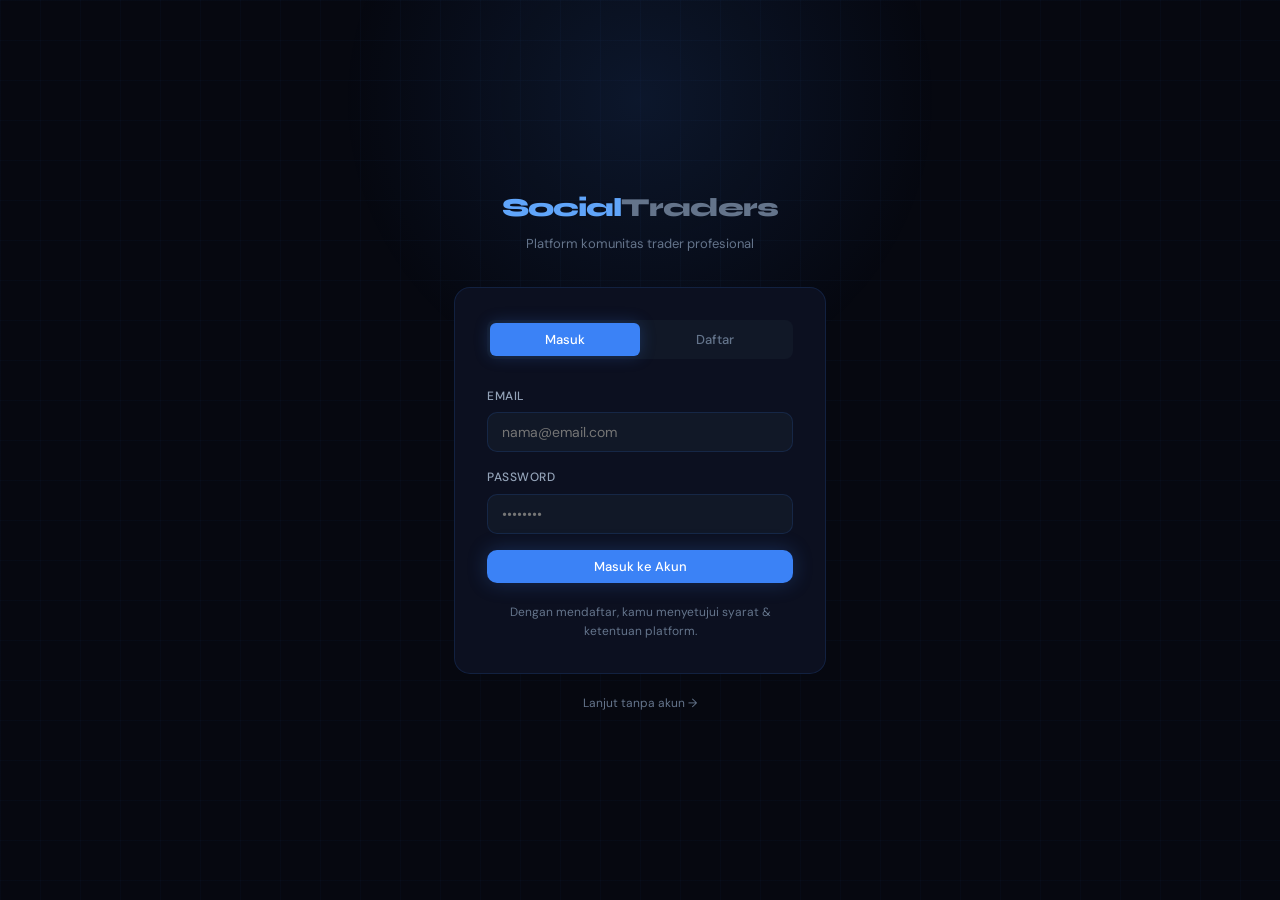
<file: index.html>
<!DOCTYPE html>
<html lang="id">
<head>
  <meta charset="UTF-8">
  <meta name="viewport" content="width=device-width, initial-scale=1.0">
  <title>Social Traders — Masuk</title>
  <link rel="stylesheet" href="style.css">
  <style>
    body { display: flex; align-items: center; justify-content: center; min-height: 100vh; }
    body::after {
      content: '';
      position: fixed;
      top: -200px; left: 50%;
      transform: translateX(-50%);
      width: 600px; height: 600px;
      background: radial-gradient(circle, rgba(59,130,246,0.12) 0%, transparent 70%);
      pointer-events: none;
      z-index: 0;
    }
    .auth-wrap { width: 100%; max-width: 420px; padding: 24px; position: relative; z-index: 1; }
    .auth-logo {
      font-family: var(--font-display);
      font-size: 26px; font-weight: 800;
      color: var(--blue-bright);
      text-align: center;
      margin-bottom: 6px;
      letter-spacing: -1px;
    }
    .auth-logo span { color: var(--text-muted); }
    .auth-sub { text-align: center; color: var(--text-muted); font-size: 13px; margin-bottom: 32px; }
    .auth-card {
      background: var(--bg2);
      border: 1px solid var(--border);
      border-radius: 16px;
      padding: 32px;
    }
    .tab-bar {
      display: flex;
      background: var(--bg3);
      border-radius: 8px;
      padding: 3px;
      margin-bottom: 28px;
    }
    .tab-btn {
      flex: 1;
      background: none;
      border: none;
      color: var(--text-muted);
      font-family: var(--font-body);
      font-size: 13px;
      font-weight: 500;
      padding: 8px;
      border-radius: 6px;
      cursor: pointer;
      transition: all 0.2s;
    }
    .tab-btn.active {
      background: var(--blue);
      color: #fff;
      box-shadow: 0 0 16px var(--blue-glow);
    }
    .auth-form { display: none; }
    .auth-form.active { display: block; animation: fadeUp 0.3s ease; }
    .auth-footer { text-align: center; margin-top: 20px; color: var(--text-muted); font-size: 12px; }
    .guest-link {
      display: block;
      text-align: center;
      margin-top: 20px;
      color: var(--text-muted);
      font-size: 12px;
      text-decoration: none;
    }
    .guest-link:hover { color: var(--blue-bright); }
  </style>
</head>
<body>
  <div class="auth-wrap fade-up">
    <div class="auth-logo">Social<span>Traders</span></div>
    <p class="auth-sub">Platform komunitas trader profesional</p>

    <div class="auth-card">
      <div class="tab-bar">
        <button class="tab-btn active" onclick="switchTab('login')">Masuk</button>
        <button class="tab-btn" onclick="switchTab('register')">Daftar</button>
      </div>

      <!-- LOGIN FORM -->
      <form class="auth-form active" id="form-login" onsubmit="handleLogin(event)">
        <div class="form-group">
          <label>Email</label>
          <input type="email" id="login-email" placeholder="nama@email.com" required>
        </div>
        <div class="form-group">
          <label>Password</label>
          <input type="password" id="login-password" placeholder="••••••••" required>
        </div>
        <button type="submit" class="btn btn-primary btn-full" id="btn-login">Masuk ke Akun</button>
      </form>

      <!-- REGISTER FORM -->
      <form class="auth-form" id="form-register" onsubmit="handleRegister(event)">
        <div class="form-group">
          <label>Username</label>
          <input type="text" id="reg-username" placeholder="trader_hebat" required>
        </div>
        <div class="form-group">
          <label>Email</label>
          <input type="email" id="reg-email" placeholder="nama@email.com" required>
        </div>
        <div class="form-group">
          <label>Password</label>
          <input type="password" id="reg-password" placeholder="Min. 6 karakter" required minlength="6">
        </div>
        <button type="submit" class="btn btn-primary btn-full" id="btn-reg">Buat Akun</button>
      </form>

      <div class="auth-footer">Dengan mendaftar, kamu menyetujui syarat & ketentuan platform.</div>
    </div>

    <a href="leaderboard.html" class="guest-link">Lanjut tanpa akun &rarr;</a>
  </div>

  <div id="toast"></div>
  <script src="app.js"></script>
  <script>
    // Redirect hanya jika token DAN data user keduanya valid
    const _existingUser = Auth.getUser();
    if (Auth.isLoggedIn() && _existingUser && _existingUser.username) {
      window.location.href = 'dashboard.html';
    }

    function switchTab(tab) {
      document.querySelectorAll('.tab-btn').forEach((b, i) => {
        b.classList.toggle('active', (i === 0 && tab === 'login') || (i === 1 && tab === 'register'));
      });
      document.getElementById('form-login').classList.toggle('active', tab === 'login');
      document.getElementById('form-register').classList.toggle('active', tab === 'register');
    }

    async function handleLogin(e) {
      e.preventDefault();
      const btn = document.getElementById('btn-login');
      btn.textContent = 'Memproses...'; btn.disabled = true;
      try {
        // Step 1: Login dan dapat token
        const data = await apiFetch('/login', {
          method: 'POST',
          body: JSON.stringify({
            email: document.getElementById('login-email').value,
            password: document.getElementById('login-password').value
          })
        });

        const tempToken = data.access_token;

        // Step 2: Ambil profil pakai token sementara
        const profilRes = await fetch(API + '/profil', {
          headers: { 'Authorization': `Bearer ${tempToken}` }
        });
        if (!profilRes.ok) throw new Error('Gagal mengambil data profil');
        const profil = await profilRes.json();

        // Step 3: Simpan DULU, baru redirect — tanpa setTimeout agar tidak ada jeda
        Auth.save(tempToken, profil.data_user);
        showToast('Selamat datang kembali!', 'success');
        window.location.href = 'dashboard.html'; // langsung, tanpa delay
      } catch (err) {
        Auth.clear();
        showToast(err.message, 'error');
        btn.textContent = 'Masuk ke Akun'; btn.disabled = false;
      }
    }

    async function handleRegister(e) {
      e.preventDefault();
      const btn = document.getElementById('btn-reg');
      btn.textContent = 'Membuat akun...'; btn.disabled = true;
      try {
        await apiFetch('/signup', {
          method: 'POST',
          body: JSON.stringify({
            username: document.getElementById('reg-username').value,
            email: document.getElementById('reg-email').value,
            password: document.getElementById('reg-password').value
          })
        });
        showToast('Akun berhasil dibuat! Silakan masuk.', 'success');
        setTimeout(() => switchTab('login'), 1000);
      } catch (err) {
        showToast(err.message, 'error');
      } finally {
        btn.textContent = 'Buat Akun'; btn.disabled = false;
      }
    }
  </script>
</body>
</html>
</file>
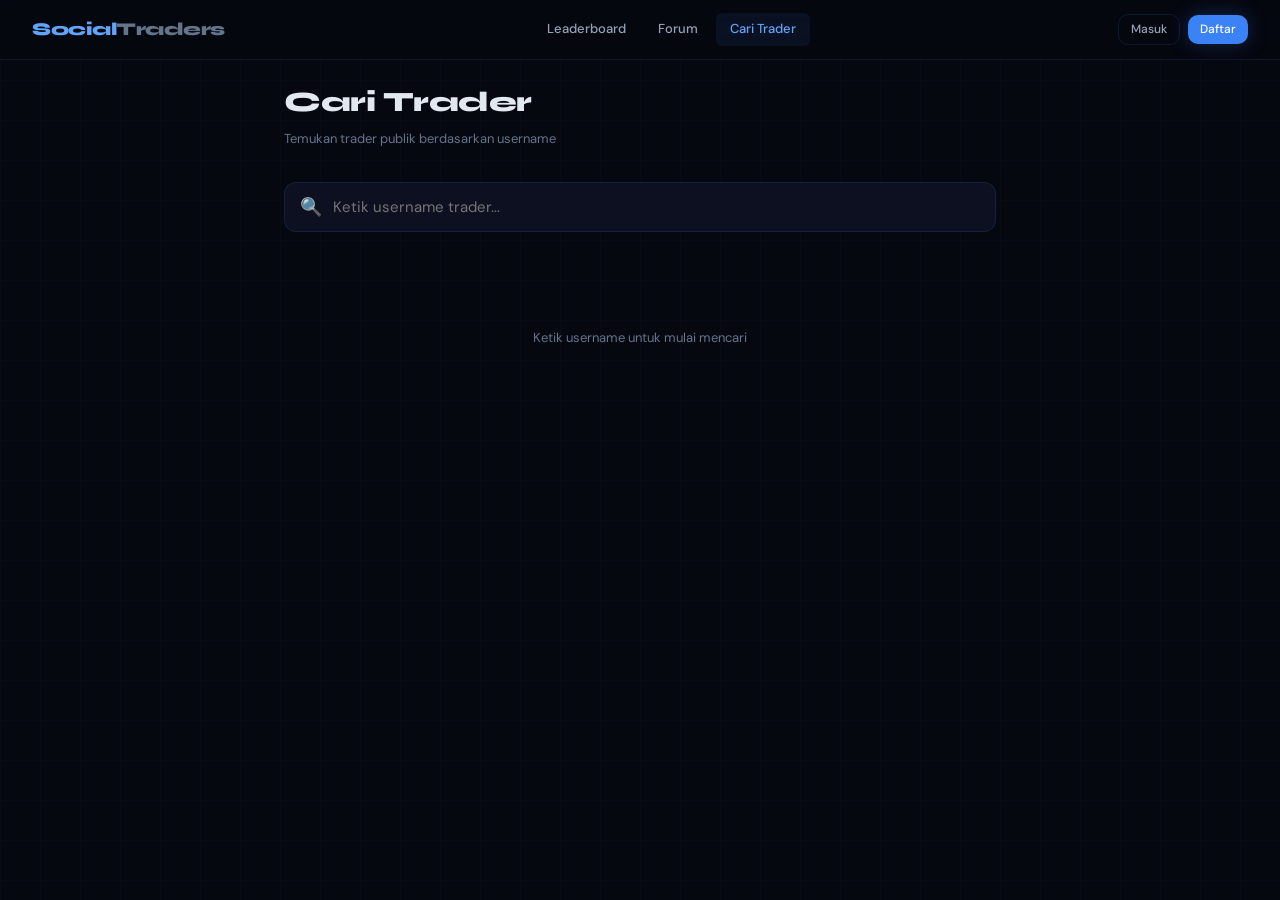
<file: cari.html>
<!DOCTYPE html>
<html lang="id">
<head>
  <meta charset="UTF-8">
  <meta name="viewport" content="width=device-width, initial-scale=1.0">
  <title>Social Traders — Cari Trader</title>
  <link rel="stylesheet" href="style.css">
  <style>
    .search-bar {
      position: relative; margin-bottom: 28px;
    }
    .search-bar input {
      width: 100%;
      background: var(--bg2);
      border: 1px solid var(--border);
      border-radius: 12px;
      color: var(--text);
      font-family: var(--font-body);
      font-size: 15px;
      padding: 14px 20px 14px 48px;
      outline: none;
      transition: border-color 0.2s, box-shadow 0.2s;
    }
    .search-bar input:focus {
      border-color: var(--blue);
      box-shadow: 0 0 0 3px var(--blue-dim);
    }
    .search-bar .search-icon {
      position: absolute; left: 16px; top: 50%;
      transform: translateY(-50%);
      color: var(--text-muted); font-size: 18px;
    }
    .result-card {
      background: var(--bg2);
      border: 1px solid var(--border);
      border-radius: 12px;
      padding: 20px;
      margin-bottom: 12px;
      display: flex; align-items: center;
      justify-content: space-between;
      text-decoration: none; color: inherit;
      transition: border-color 0.2s, transform 0.15s;
    }
    .result-card:hover {
      border-color: var(--border-bright);
      transform: translateX(4px);
    }
    .result-left { display: flex; align-items: center; gap: 14px; }
    .result-name { font-weight: 600; font-size: 14px; }
    .result-sub { font-size: 12px; color: var(--text-muted); margin-top: 2px; }
    .result-stats { display: flex; gap: 20px; align-items: center; }
    .quick-search {
      display: flex; gap: 8px; flex-wrap: wrap; margin-bottom: 24px;
    }
    .quick-tag {
      padding: 5px 12px;
      border-radius: 20px;
      background: var(--bg2);
      border: 1px solid var(--border);
      color: var(--text-muted); font-size: 12px;
      cursor: pointer; transition: all 0.2s;
      font-family: var(--font-body);
    }
    .quick-tag:hover { border-color: var(--blue); color: var(--blue-bright); }
    @media (max-width: 768px) {
      .result-stats { display: none; }
    }
  </style>
</head>
<body>
  <nav>
    <a class="nav-logo" href="index.html">Social<span>Traders</span></a>
    <div class="nav-links"></div>
    <div class="nav-auth"></div>
  </nav>

  <div class="page">
    <div class="container" style="max-width:760px">
      <div class="fade-up">
        <div class="page-title">Cari Trader</div>
        <div class="page-subtitle">Temukan trader publik berdasarkan username</div>
      </div>

      <div class="search-bar fade-up">
        <span class="search-icon">&#128269;</span>
        <input type="text" id="search-input"
          placeholder="Ketik username trader..."
          oninput="handleSearch(this.value)"
          autocomplete="off">
      </div>

      <div id="results-container">
        <div class="empty-state">
          <p>Ketik username untuk mulai mencari</p>
        </div>
      </div>
    </div>
  </div>

  <div id="toast"></div>
  <script src="app.js"></script>
  <script>
    renderNav('cari.html');

    let searchTimer = null;

    function handleSearch(val) {
      clearTimeout(searchTimer);
      const query = val.trim();

      if (!query) {
        document.getElementById('results-container').innerHTML =
          `<div class="empty-state"><p>Ketik username untuk mulai mencari</p></div>`;
        return;
      }

      document.getElementById('results-container').innerHTML =
        `<div style="padding:30px;text-align:center;color:var(--text-muted)">Mencari...</div>`;

      searchTimer = setTimeout(() => searchTrader(query), 400);
    }

    async function searchTrader(query) {
      try {
        const data = await apiFetch(`/profil-publik/${query}`);
        renderResult([data]);
      } catch (err) {
        // Try to show partial if not found
        document.getElementById('results-container').innerHTML = `
          <div class="empty-state">
            <p>Tidak ada trader publik dengan username "<strong>${query}</strong>"</p>
          </div>`;
      }
    }

    function renderResult(results) {
      if (!results.length) {
        document.getElementById('results-container').innerHTML =
          `<div class="empty-state"><p>Tidak ditemukan</p></div>`;
        return;
      }

      document.getElementById('results-container').innerHTML = results.map(r => {
        const totalSaldo = r.portofolio_trading
          ? r.portofolio_trading.reduce((s, a) => s + (a.saldo||0), 0)
          : 0;
        const jumlahAkun = r.portofolio_trading ? r.portofolio_trading.length : 0;

        return `<a class="result-card fade-up" href="profil.html?user=${r.username}">
          <div class="result-left">
            <div class="avatar avatar-lg">${avatarLetter(r.username)}</div>
            <div>
              <div class="result-name">${r.username}</div>
              <div class="result-sub">${jumlahAkun} akun aktif &nbsp;&bull;&nbsp; <span class="badge badge-green" style="font-size:10px">${r.status || 'Publik'}</span></div>
            </div>
          </div>
          <div class="result-stats">
            <div style="text-align:right">
              <div style="font-weight:600;font-size:13px">$${Number(totalSaldo).toLocaleString('en-US',{minimumFractionDigits:2})}</div>
              <div style="font-size:11px;color:var(--text-muted)">Total Saldo</div>
            </div>
            <span class="btn btn-ghost btn-sm">Lihat Profil</span>
          </div>
        </a>`;
      }).join('');
    }
  </script>
</body>
</html>
</file>
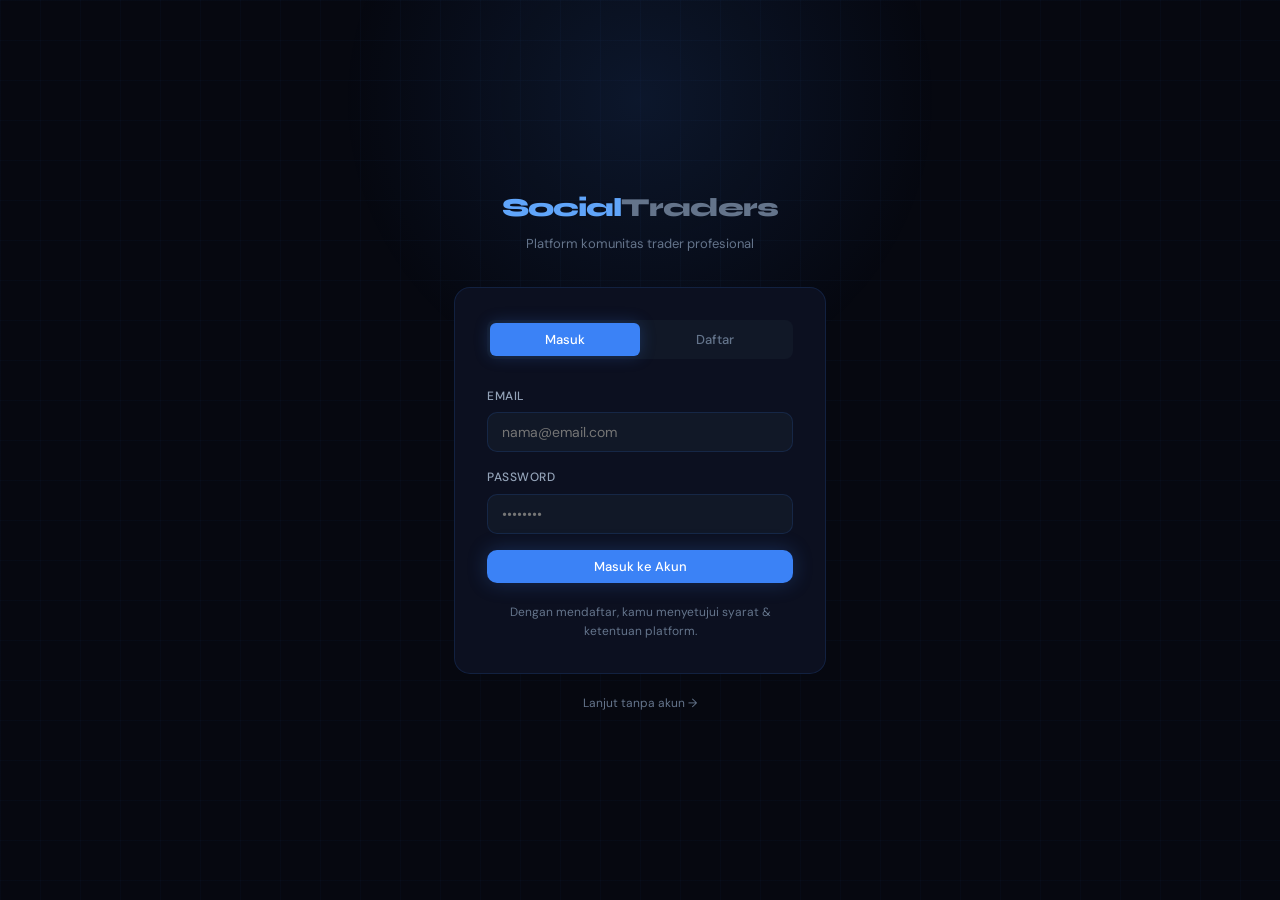
<file: dashboard.html>
<!DOCTYPE html>
<html lang="id">
<head>
  <meta charset="UTF-8">
  <meta name="viewport" content="width=device-width, initial-scale=1.0">
  <title>Social Traders — Dashboard</title>
  <link rel="stylesheet" href="style.css">
  <style>
    .dash-header {
      display: flex; align-items: center; gap: 20px;
      margin-bottom: 32px;
    }
    .dash-info h2 {
      font-family: var(--font-display);
      font-size: 22px; font-weight: 800;
    }
    .dash-info p { color: var(--text-muted); font-size: 13px; }
    .stats-row {
      display: grid; grid-template-columns: repeat(3, 1fr); gap: 16px;
      margin-bottom: 28px;
    }
    .stat-card {
      background: var(--bg2);
      border: 1px solid var(--border);
      border-radius: 12px;
      padding: 20px;
    }
    .accounts-header {
      display: flex; align-items: center; justify-content: space-between;
      margin-bottom: 16px;
    }
    .accounts-header h3 {
      font-family: var(--font-display);
      font-size: 16px; font-weight: 700;
    }
    .account-card {
      background: var(--bg2);
      border: 1px solid var(--border);
      border-radius: 12px;
      padding: 20px;
      margin-bottom: 12px;
      display: flex; align-items: center; justify-content: space-between;
      transition: border-color 0.2s;
    }
    .account-card:hover { border-color: var(--border-bright); }
    .account-info h4 {
      font-family: var(--font-display);
      font-size: 14px; font-weight: 700;
    }
    .account-info p { font-size: 12px; color: var(--text-muted); margin-top: 2px; }
    .account-stats { display: flex; gap: 24px; align-items: center; }
    .privacy-card {
      background: var(--bg2);
      border: 1px solid var(--border);
      border-radius: 12px;
      padding: 20px;
      display: flex; align-items: center; justify-content: space-between;
      margin-bottom: 28px;
    }
    .privacy-card h3 { font-family: var(--font-display); font-size: 14px; font-weight: 700; }
    .privacy-card p { font-size: 12px; color: var(--text-muted); margin-top: 2px; }
    .toggle-wrap { display: flex; align-items: center; gap: 10px; }
    .toggle {
      position: relative; width: 44px; height: 24px;
      background: var(--bg3); border-radius: 12px;
      border: 1px solid var(--border);
      cursor: pointer; transition: all 0.2s;
    }
    .toggle.on { background: var(--blue); border-color: var(--blue); }
    .toggle::after {
      content: ''; position: absolute;
      top: 3px; left: 3px;
      width: 16px; height: 16px;
      background: #fff; border-radius: 50%;
      transition: transform 0.2s;
    }
    .toggle.on::after { transform: translateX(20px); }
    .toggle-label { font-size: 12px; color: var(--text-dim); }
    .share-card {
      background: var(--blue-dim);
      border: 1px solid var(--border-bright);
      border-radius: 12px;
      padding: 16px 20px;
      display: flex; align-items: center; justify-content: space-between;
      margin-bottom: 28px;
    }
    .share-card p { font-size: 13px; color: var(--blue-bright); }
    .share-card span { font-size: 11px; color: var(--text-muted); display: block; margin-top: 2px; }
    @media (max-width: 768px) {
      .stats-row { grid-template-columns: 1fr 1fr; }
      .account-card { flex-direction: column; align-items: flex-start; gap: 12px; }
      .account-stats { gap: 16px; }
    }
  </style>
</head>
<body>
  <nav>
    <a class="nav-logo" href="index.html">Social<span>Traders</span></a>
    <div class="nav-links"></div>
    <div class="nav-auth"></div>
  </nav>

  <div class="page">
    <div class="container">

      <!-- HEADER -->
      <div class="dash-header fade-up">
        <div class="avatar avatar-lg" id="avatar-letter">?</div>
        <div class="dash-info">
          <h2 id="dash-username">Memuat...</h2>
          <p id="dash-email"></p>
        </div>
      </div>

      <!-- PRIVASI -->
      <div class="privacy-card fade-up">
        <div>
          <h3>Visibilitas Profil</h3>
          <p id="privacy-desc">Atur apakah profil dan statistikmu bisa dilihat publik</p>
        </div>
        <div class="toggle-wrap">
          <span class="toggle-label" id="privacy-label">Memuat...</span>
          <div class="toggle" id="toggle-privacy" onclick="togglePrivacy()"></div>
        </div>
      </div>

      <!-- SHARE CARD -->
      <div class="share-card fade-up" id="share-section" style="display:none">
        <div>
          <p id="share-url"></p>
          <span>Link profil publik kamu</span>
        </div>
        <button class="btn btn-primary btn-sm" onclick="copyLink()">Salin Link</button>
      </div>

      <!-- STATS -->
      <div class="stats-row fade-up" id="stats-row">
        <div class="stat-card">
          <div class="stat-value" id="stat-akun">-</div>
          <div class="stat-label">Total Akun</div>
        </div>
        <div class="stat-card">
          <div class="stat-value" id="stat-saldo">-</div>
          <div class="stat-label">Total Saldo</div>
        </div>
        <div class="stat-card">
          <div class="stat-value stat-up" id="stat-profit">-</div>
          <div class="stat-label">Rata-rata Profit %</div>
        </div>
      </div>

      <!-- AKUN TRADING -->
      <div class="accounts-header">
        <h3>Akun Trading MT5</h3>
        <button class="btn btn-primary btn-sm" onclick="openModal()">+ Tambah Akun</button>
      </div>

      <div id="accounts-list">
        <div class="empty-state"><p>Memuat data akun...</p></div>
      </div>

    </div>
  </div>

  <!-- MODAL TAMBAH AKUN -->
  <div class="modal-overlay" id="modal-tambah">
    <div class="modal">
      <h3 class="modal-title">Tambah Akun MT5</h3>
      <form onsubmit="handleTambahAkun(event)">
        <div class="form-group">
          <label>Nomor Akun MT5</label>
          <input type="text" id="akun-nomor" placeholder="Contoh: 12345678" required>
        </div>
        <div class="form-group">
          <label>Nama Server Broker</label>
          <input type="text" id="akun-server" placeholder="Contoh: Exness-Real4" required>
        </div>
        <div class="form-group">
          <label>Saldo Awal (USD)</label>
          <input type="number" id="akun-saldo" placeholder="Contoh: 1000" step="0.01" required>
        </div>
        <div class="form-group">
          <label>Profit % (opsional)</label>
          <input type="number" id="akun-profit" placeholder="Contoh: 12.5" step="0.01" value="0">
        </div>
        <div style="display:flex; gap:10px; margin-top:8px;">
          <button type="button" class="btn btn-ghost btn-full" onclick="closeModal()">Batal</button>
          <button type="submit" class="btn btn-primary btn-full" id="btn-tambah">Simpan</button>
        </div>
      </form>
    </div>
  </div>

  <div id="toast"></div>
  <script src="app.js"></script>
  <script>
    // Guard: harus login
    if (!Auth.isLoggedIn()) window.location.href = 'index.html';

    renderNav('dashboard.html');

    let isPublic = false;
    let currentUsername = '';

    async function loadDashboard() {
      try {
        const data = await apiFetch('/user/dashboard');
        const user = Auth.getUser();
        currentUsername = data.user;

        // Header
        document.getElementById('avatar-letter').textContent = avatarLetter(data.user);
        document.getElementById('dash-username').textContent = data.user;
        document.getElementById('dash-email').textContent = data.email || '';

        // Stats
        const totalSaldo = data.daftar_akun.reduce((s, a) => s + a.saldo, 0);
        const avgProfit = data.daftar_akun.length
          ? (data.daftar_akun.reduce((s, a) => s + (a.profit_persen || 0), 0) / data.daftar_akun.length).toFixed(2)
          : '0.00';
        document.getElementById('stat-akun').textContent = data.total_akun;
        document.getElementById('stat-saldo').textContent = '$' + totalSaldo.toLocaleString('en-US', {minimumFractionDigits: 2});
        document.getElementById('stat-profit').textContent = avgProfit + '%';

        // Privacy
        const profil = await apiFetch('/profil');
        isPublic = profil.data_user.profil_publik;
        updatePrivacyUI();

        // Render accounts
        renderAccounts(data.daftar_akun);
      } catch (err) {
        showToast(err.message, 'error');
      }
    }

    function renderAccounts(list) {
      const container = document.getElementById('accounts-list');
      if (!list.length) {
        container.innerHTML = `<div class="empty-state">
          <p>Belum ada akun trading. Tambahkan akun MT5 pertamamu.</p>
        </div>`;
        return;
      }
      container.innerHTML = list.map(a => `
        <div class="account-card fade-up">
          <div class="account-info">
            <h4>${a.nomor_akun}</h4>
            <p>${a.server}</p>
          </div>
          <div class="account-stats">
            <div>
              <div class="stat-value" style="font-size:16px">$${Number(a.saldo).toLocaleString('en-US', {minimumFractionDigits:2})}</div>
              <div class="stat-label">Saldo</div>
            </div>
            <div>
              <div class="stat-value ${(a.profit_persen||0) >= 0 ? 'stat-up' : 'stat-down'}" style="font-size:16px">
                ${(a.profit_persen||0) >= 0 ? '+' : ''}${(a.profit_persen||0).toFixed(2)}%
              </div>
              <div class="stat-label">Profit</div>
            </div>
            <span class="badge badge-blue">MT5</span>
          </div>
        </div>
      `).join('');
    }

    function updatePrivacyUI() {
      const toggle = document.getElementById('toggle-privacy');
      const label = document.getElementById('privacy-label');
      const share = document.getElementById('share-section');
      toggle.classList.toggle('on', isPublic);
      label.textContent = isPublic ? 'Publik' : 'Private';
      if (isPublic) {
        share.style.display = 'flex';
        document.getElementById('share-url').textContent =
          `${location.origin}/profil.html?user=${currentUsername}`;
      } else {
        share.style.display = 'none';
      }
    }

    async function togglePrivacy() {
      try {
        isPublic = !isPublic;
        await apiFetch(`/user/update-privasi?status_baru=${isPublic}`, { method: 'PUT' });
        updatePrivacyUI();
        showToast(`Profil diubah ke ${isPublic ? 'Publik' : 'Private'}`, 'success');
      } catch (err) {
        isPublic = !isPublic;
        showToast(err.message, 'error');
      }
    }

    function copyLink() {
      const url = `${location.origin}/profil.html?user=${currentUsername}`;
      navigator.clipboard.writeText(url);
      showToast('Link disalin!', 'success');
    }

    function openModal() { document.getElementById('modal-tambah').classList.add('open'); }
    function closeModal() { document.getElementById('modal-tambah').classList.remove('open'); }

    async function handleTambahAkun(e) {
      e.preventDefault();
      const btn = document.getElementById('btn-tambah');
      btn.textContent = 'Menyimpan...'; btn.disabled = true;
      try {
        await apiFetch('/tambah-akun-trading', {
          method: 'POST',
          body: JSON.stringify({
            nomor_akun: document.getElementById('akun-nomor').value,
            nama_server: document.getElementById('akun-server').value,
            saldo: parseFloat(document.getElementById('akun-saldo').value),
            profit_persen: parseFloat(document.getElementById('akun-profit').value || 0)
          })
        });
        showToast('Akun berhasil ditambahkan!', 'success');
        closeModal();
        loadDashboard();
      } catch (err) {
        showToast(err.message, 'error');
      } finally {
        btn.textContent = 'Simpan'; btn.disabled = false;
      }
    }

    loadDashboard();
  </script>
</body>
</html>
</file>
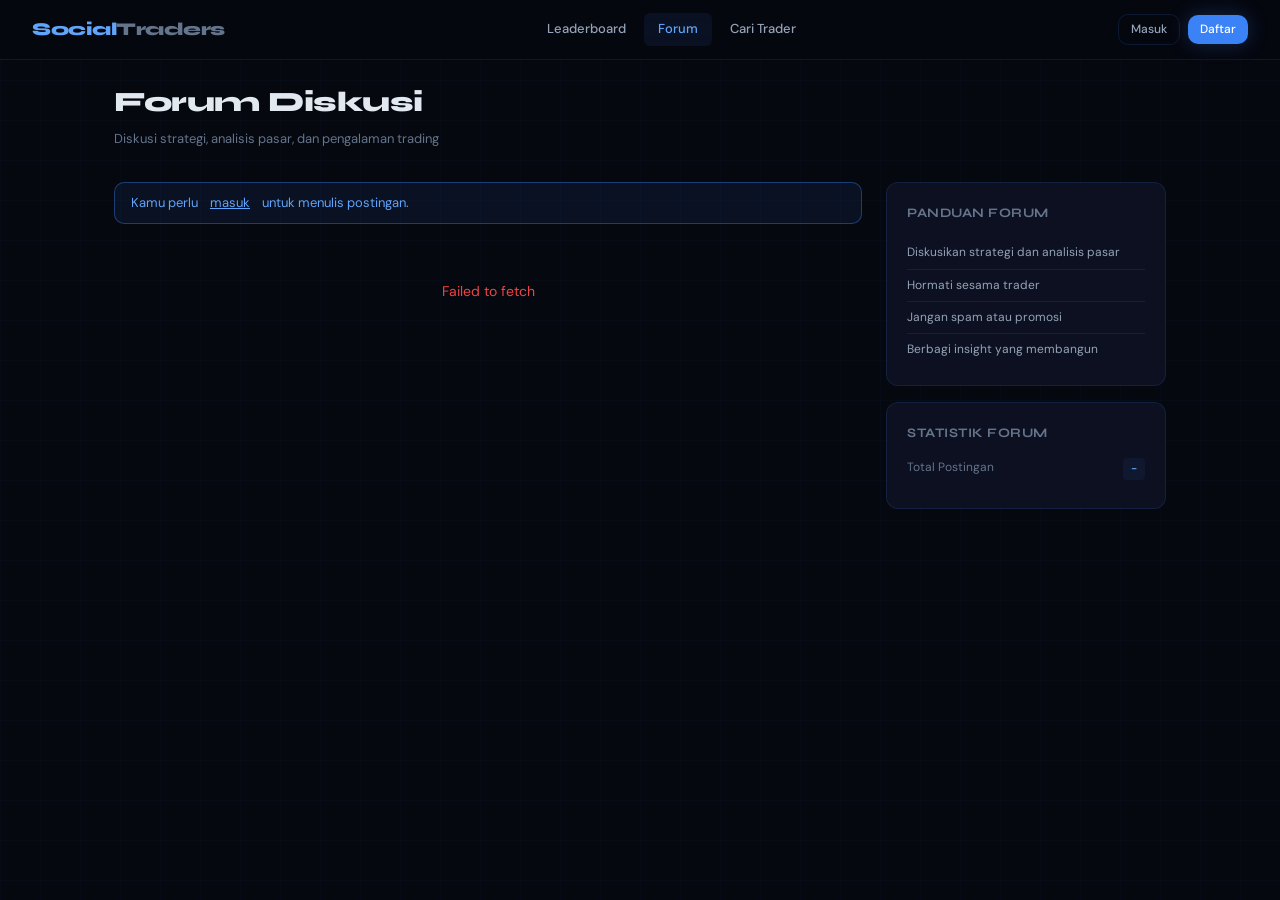
<file: forum.html>
<!DOCTYPE html>
<html lang="id">
<head>
  <meta charset="UTF-8">
  <meta name="viewport" content="width=device-width, initial-scale=1.0">
  <title>Social Traders — Forum</title>
  <link rel="stylesheet" href="style.css">
  <style>
    .forum-layout {
      display: grid;
      grid-template-columns: 1fr 280px;
      gap: 24px;
    }
    .write-box {
      background: var(--bg2);
      border: 1px solid var(--border);
      border-radius: 12px;
      padding: 20px;
      margin-bottom: 20px;
    }
    .write-box textarea {
      width: 100%;
      background: var(--bg3);
      border: 1px solid var(--border);
      border-radius: var(--radius);
      color: var(--text);
      font-family: var(--font-body);
      font-size: 14px;
      padding: 12px 14px;
      outline: none;
      resize: none;
      min-height: 80px;
      transition: border-color 0.2s;
    }
    .write-box textarea:focus { border-color: var(--blue); }
    .write-footer {
      display: flex; justify-content: space-between;
      align-items: center; margin-top: 10px;
    }
    .write-footer span { font-size: 12px; color: var(--text-muted); }
    .post-card {
      background: var(--bg2);
      border: 1px solid var(--border);
      border-radius: 12px;
      padding: 20px;
      margin-bottom: 12px;
      transition: border-color 0.2s;
    }
    .post-card:hover { border-color: var(--border-bright); }
    .post-header {
      display: flex; align-items: center;
      justify-content: space-between;
      margin-bottom: 10px;
    }
    .post-author {
      display: flex; align-items: center; gap: 10px;
    }
    .post-author a {
      font-weight: 600; font-size: 13px;
      color: var(--blue-bright); text-decoration: none;
    }
    .post-author a:hover { text-decoration: underline; }
    .post-time { font-size: 11px; color: var(--text-muted); }
    .post-body { font-size: 13px; line-height: 1.7; color: var(--text-dim); }
    .sidebar-card {
      background: var(--bg2);
      border: 1px solid var(--border);
      border-radius: 12px;
      padding: 20px;
      margin-bottom: 16px;
    }
    .sidebar-title {
      font-family: var(--font-display);
      font-size: 13px; font-weight: 700;
      margin-bottom: 14px;
      text-transform: uppercase;
      letter-spacing: 0.5px;
      color: var(--text-muted);
    }
    .tip-item {
      font-size: 12px; color: var(--text-dim);
      padding: 6px 0;
      border-bottom: 1px solid var(--border);
    }
    .tip-item:last-child { border: none; }
    @media (max-width: 768px) {
      .forum-layout { grid-template-columns: 1fr; }
      .sidebar { display: none; }
    }
  </style>
</head>
<body>
  <nav>
    <a class="nav-logo" href="index.html">Social<span>Traders</span></a>
    <div class="nav-links"></div>
    <div class="nav-auth"></div>
  </nav>

  <div class="page">
    <div class="container">
      <div class="fade-up">
        <div class="page-title">Forum Diskusi</div>
        <div class="page-subtitle">Diskusi strategi, analisis pasar, dan pengalaman trading</div>
      </div>

      <div class="forum-layout">
        <div class="forum-main">
          <!-- WRITE BOX -->
          <div id="write-section">
            <div class="locked-banner" id="guest-banner" style="display:none">
              Kamu perlu <a href="index.html" style="color:var(--blue-bright);margin:0 4px">masuk</a> untuk menulis postingan.
            </div>
            <div class="write-box" id="write-box" style="display:none">
              <textarea id="post-input" placeholder="Bagikan analisis, strategi, atau pertanyaan kamu..." maxlength="500"></textarea>
              <div class="write-footer">
                <span id="char-count">0 / 500</span>
                <button class="btn btn-primary btn-sm" onclick="submitPost()" id="btn-post">Posting</button>
              </div>
            </div>
          </div>

          <!-- POSTS -->
          <div id="posts-container">
            <div style="padding:40px;text-align:center;color:var(--text-muted)">Memuat postingan...</div>
          </div>

          <button class="btn btn-ghost btn-full" id="btn-loadmore" onclick="loadMore()" style="display:none;margin-top:8px">
            Muat Lebih Banyak
          </button>
        </div>

        <!-- SIDEBAR -->
        <div class="sidebar">
          <div class="sidebar-card">
            <div class="sidebar-title">Panduan Forum</div>
            <div class="tip-item">Diskusikan strategi dan analisis pasar</div>
            <div class="tip-item">Hormati sesama trader</div>
            <div class="tip-item">Jangan spam atau promosi</div>
            <div class="tip-item">Berbagi insight yang membangun</div>
          </div>
          <div class="sidebar-card">
            <div class="sidebar-title">Statistik Forum</div>
            <div style="display:flex;justify-content:space-between;margin-bottom:8px">
              <span style="font-size:12px;color:var(--text-muted)">Total Postingan</span>
              <span class="badge badge-blue" id="total-posts">-</span>
            </div>
          </div>
        </div>
      </div>
    </div>
  </div>

  <div id="toast"></div>
  <script src="app.js"></script>
  <script>
    renderNav('forum.html');

    const isLogin = Auth.isLoggedIn();
    const user = Auth.getUser();

    // Show write box or guest banner
    if (isLogin) {
      document.getElementById('write-box').style.display = 'block';
    } else {
      document.getElementById('guest-banner').style.display = 'flex';
    }

    // Char counter
    document.getElementById('post-input')?.addEventListener('input', function() {
      document.getElementById('char-count').textContent = `${this.value.length} / 500`;
    });

    async function loadPosts() {
      try {
        const data = await apiFetch('/forum/baca');
        document.getElementById('total-posts').textContent = data.forum.length;
        renderPosts(data.forum);
      } catch (err) {
        document.getElementById('posts-container').innerHTML =
          `<div style="padding:40px;text-align:center;color:var(--red)">${err.message}</div>`;
      }
    }

    function renderPosts(posts) {
      if (!posts.length) {
        document.getElementById('posts-container').innerHTML =
          `<div class="empty-state"><p>Belum ada postingan. Jadilah yang pertama!</p></div>`;
        return;
      }

      document.getElementById('posts-container').innerHTML = posts.reverse().map(p => `
        <div class="post-card fade-up">
          <div class="post-header">
            <div class="post-author">
              <div class="avatar">${avatarLetter(p.penulis)}</div>
              <div>
                <a href="profil.html?user=${p.penulis}">${p.penulis}</a>
                <div class="post-time">Trader</div>
              </div>
            </div>
          </div>
          <div class="post-body">${escapeHtml(p.isi_teks)}</div>
        </div>
      `).join('');
    }

    function escapeHtml(text) {
      return text.replace(/&/g,'&amp;').replace(/</g,'&lt;').replace(/>/g,'&gt;');
    }

    async function submitPost() {
      const input = document.getElementById('post-input');
      const text = input.value.trim();
      if (!text) return showToast('Tulis sesuatu dulu', 'error');

      const btn = document.getElementById('btn-post');
      btn.textContent = 'Memposting...'; btn.disabled = true;
      try {
        await apiFetch('/forum/tulis', {
          method: 'POST',
          body: JSON.stringify({ isi_teks: text })
        });
        input.value = '';
        document.getElementById('char-count').textContent = '0 / 500';
        showToast('Postingan berhasil dikirim!', 'success');
        loadPosts();
      } catch (err) {
        showToast(err.message, 'error');
      } finally {
        btn.textContent = 'Posting'; btn.disabled = false;
      }
    }

    loadPosts();
  </script>
</body>
</html>
</file>
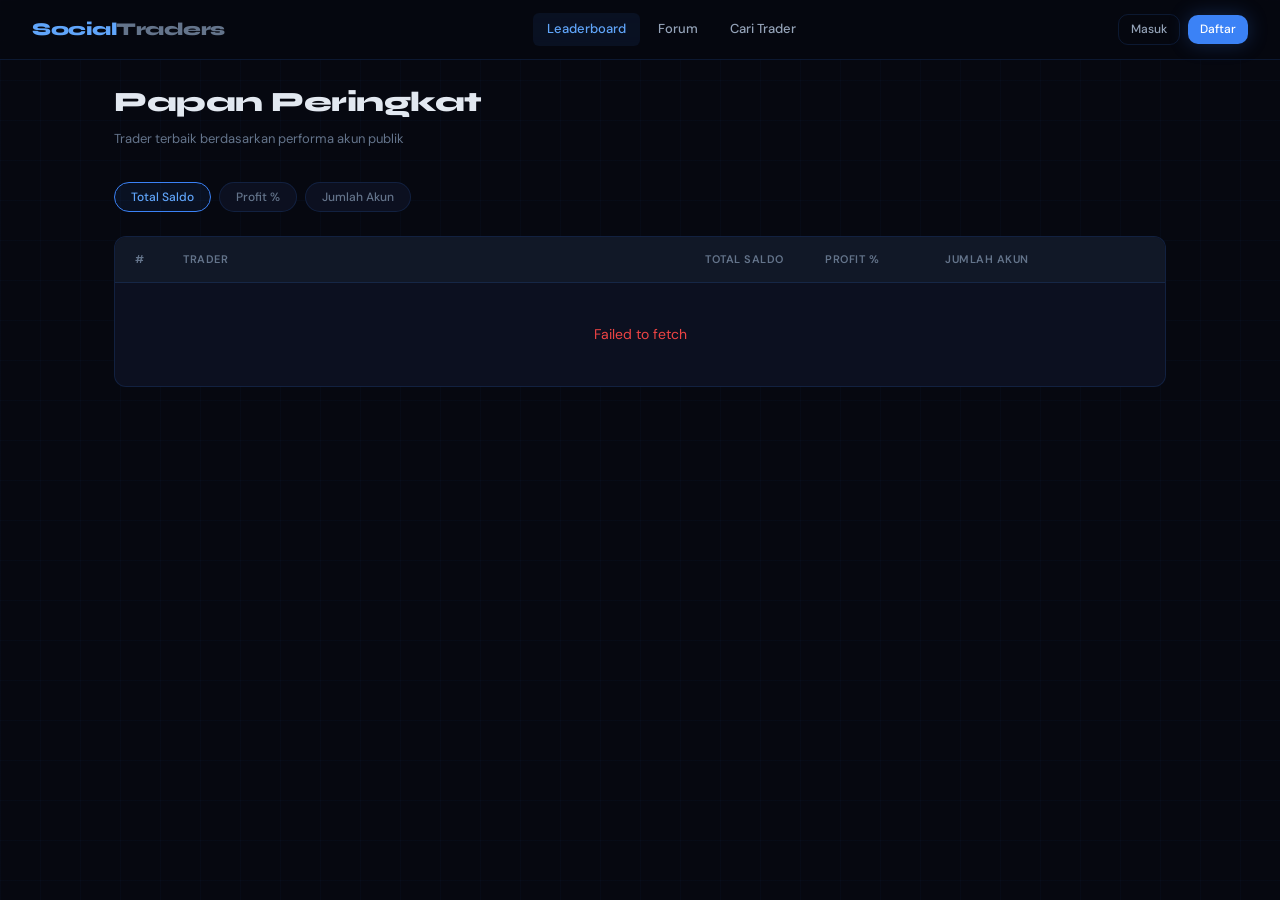
<file: leaderboard.html>
<!DOCTYPE html>
<html lang="id">
<head>
  <meta charset="UTF-8">
  <meta name="viewport" content="width=device-width, initial-scale=1.0">
  <title>Social Traders — Leaderboard</title>
  <link rel="stylesheet" href="style.css">
  <style>
    .lb-filters {
      display: flex; gap: 8px; margin-bottom: 24px; flex-wrap: wrap;
    }
    .filter-btn {
      padding: 6px 16px;
      border-radius: 20px;
      background: var(--bg2);
      border: 1px solid var(--border);
      color: var(--text-muted);
      font-size: 12px; font-weight: 500;
      cursor: pointer; transition: all 0.2s;
      font-family: var(--font-body);
    }
    .filter-btn.active, .filter-btn:hover {
      border-color: var(--blue);
      color: var(--blue-bright);
      background: var(--blue-dim);
    }
    .lb-table-wrap {
      background: var(--bg2);
      border: 1px solid var(--border);
      border-radius: 12px;
      overflow: hidden;
    }
    .lb-row {
      display: grid;
      grid-template-columns: 48px 1fr 120px 120px 120px 80px;
      align-items: center;
      padding: 14px 20px;
      border-bottom: 1px solid var(--border);
      transition: background 0.15s;
      text-decoration: none;
      color: inherit;
    }
    .lb-row:last-child { border-bottom: none; }
    .lb-row:hover { background: var(--blue-dim); cursor: pointer; }
    .lb-row.header {
      background: var(--bg3);
      font-size: 11px;
      color: var(--text-muted);
      text-transform: uppercase;
      letter-spacing: 0.5px;
      font-weight: 600;
    }
    .lb-row.header:hover { background: var(--bg3); cursor: default; }
    .rank-num {
      font-family: var(--font-display);
      font-size: 15px; font-weight: 700;
    }
    .trader-cell { display: flex; align-items: center; gap: 10px; }
    .trader-name {
      font-weight: 600; font-size: 13px;
    }
    .trader-sub { font-size: 11px; color: var(--text-muted); }
    .top3 {
      background: linear-gradient(90deg, rgba(59,130,246,0.05), transparent);
    }
    @media (max-width: 768px) {
      .lb-row { grid-template-columns: 36px 1fr 80px 80px; }
      .lb-row > *:nth-child(4),
      .lb-row > *:nth-child(6) { display: none; }
    }
  </style>
</head>
<body>
  <nav>
    <a class="nav-logo" href="index.html">Social<span>Traders</span></a>
    <div class="nav-links"></div>
    <div class="nav-auth"></div>
  </nav>

  <div class="page">
    <div class="container">
      <div class="fade-up">
        <div class="page-title">Papan Peringkat</div>
        <div class="page-subtitle">Trader terbaik berdasarkan performa akun publik</div>
      </div>

      <div class="lb-filters fade-up">
        <button class="filter-btn active" onclick="setSort('saldo', this)">Total Saldo</button>
        <button class="filter-btn" onclick="setSort('profit', this)">Profit %</button>
        <button class="filter-btn" onclick="setSort('akun', this)">Jumlah Akun</button>
      </div>

      <div class="lb-table-wrap fade-up">
        <div class="lb-row header">
          <span>#</span>
          <span>Trader</span>
          <span>Total Saldo</span>
          <span>Profit %</span>
          <span>Jumlah Akun</span>
          <span></span>
        </div>
        <div id="lb-body">
          <div style="padding:40px; text-align:center; color:var(--text-muted)">Memuat data...</div>
        </div>
      </div>
    </div>
  </div>

  <div id="toast"></div>
  <script src="app.js"></script>
  <script>
    renderNav('leaderboard.html');

    let allData = [];
    let sortKey = 'saldo';

    async function loadLeaderboard() {
      try {
        const data = await apiFetch('/leaderboard');
        allData = data.leaderboard;
        render();
      } catch (err) {
        document.getElementById('lb-body').innerHTML =
          `<div style="padding:40px;text-align:center;color:var(--red)">${err.message}</div>`;
      }
    }

    function setSort(key, btn) {
      sortKey = key;
      document.querySelectorAll('.filter-btn').forEach(b => b.classList.remove('active'));
      btn.classList.add('active');
      render();
    }

    function render() {
      const sorted = [...allData].sort((a, b) => {
        if (sortKey === 'saldo') return b.total_saldo - a.total_saldo;
        if (sortKey === 'profit') return (b.avg_profit||0) - (a.avg_profit||0);
        if (sortKey === 'akun') return b.jumlah_akun - a.jumlah_akun;
        return 0;
      });

      if (!sorted.length) {
        document.getElementById('lb-body').innerHTML =
          `<div class="empty-state"><p>Belum ada trader publik</p></div>`;
        return;
      }

      document.getElementById('lb-body').innerHTML = sorted.map((t, i) => {
        const rank = i + 1;
        const rankClass = rank === 1 ? 'rank-1' : rank === 2 ? 'rank-2' : rank === 3 ? 'rank-3' : '';
        const topClass = rank <= 3 ? 'top3' : '';
        const rankLabel = rank === 1 ? '1' : rank === 2 ? '2' : rank === 3 ? '3' : rank;
        const profit = t.avg_profit !== undefined ? t.avg_profit : 0;
        const profitClass = profit >= 0 ? 'stat-up' : 'stat-down';

        return `<div class="lb-row ${topClass}" onclick="window.location='profil.html?user=${t.username}'">
          <span class="rank-num ${rankClass}">${rankLabel}</span>
          <div class="trader-cell">
            <div class="avatar">${avatarLetter(t.username)}</div>
            <div>
              <div class="trader-name">${t.username}</div>
              <div class="trader-sub">${t.jumlah_akun} akun aktif</div>
            </div>
          </div>
          <span style="font-weight:600">$${Number(t.total_saldo).toLocaleString('en-US', {minimumFractionDigits:2})}</span>
          <span class="${profitClass}">${profit >= 0 ? '+' : ''}${Number(profit).toFixed(2)}%</span>
          <span>${t.jumlah_akun}</span>
          <span><a href="profil.html?user=${t.username}" class="btn btn-ghost btn-sm" onclick="event.stopPropagation()">Lihat</a></span>
        </div>`;
      }).join('');
    }

    loadLeaderboard();
  </script>
</body>
</html>
</file>
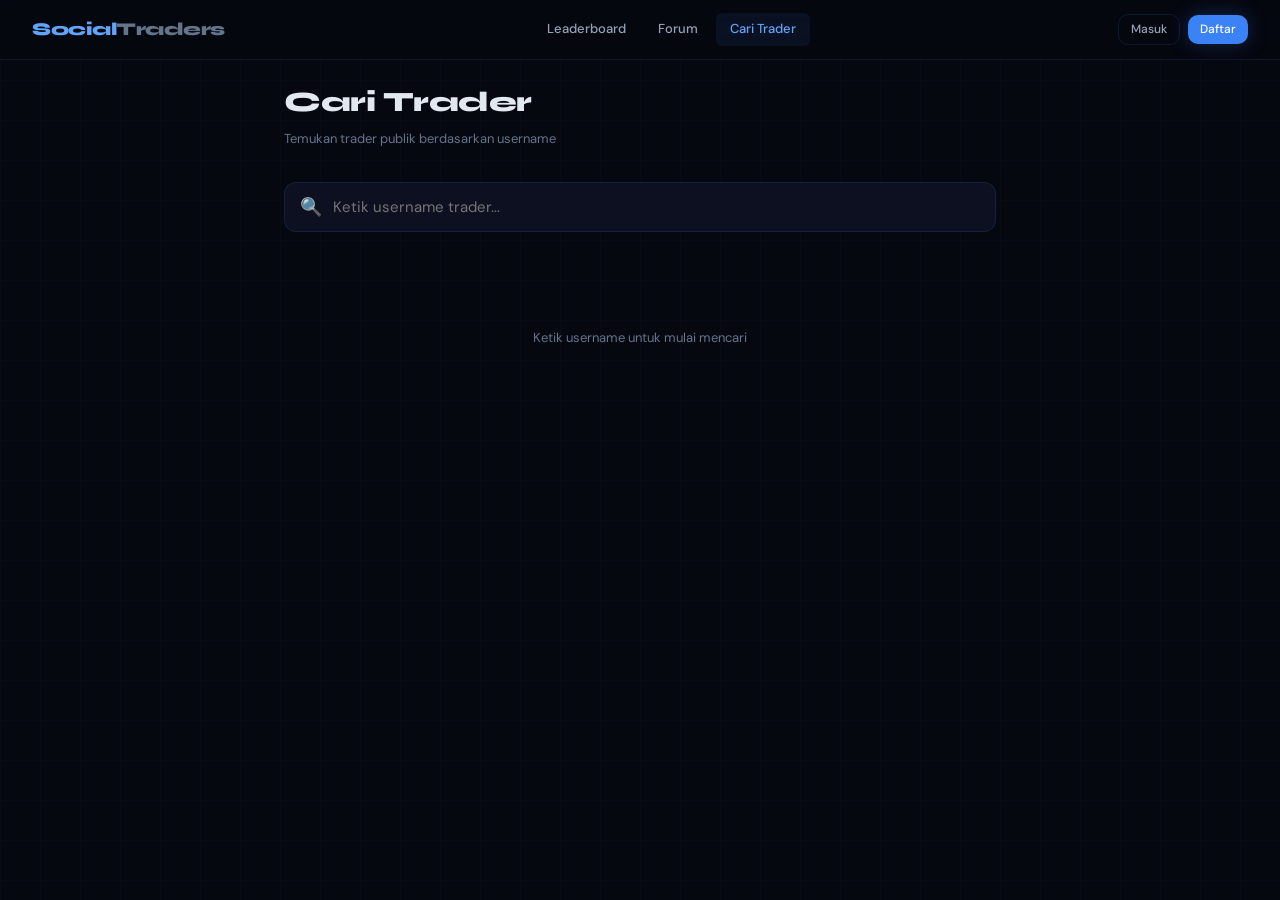
<file: profit.html>
<!DOCTYPE html>
<html lang="id">
<head>
  <meta charset="UTF-8">
  <meta name="viewport" content="width=device-width, initial-scale=1.0">
  <title>Social Traders — Profil</title>
  <link rel="stylesheet" href="style.css">
  <style>
    .profile-header {
      background: var(--bg2);
      border: 1px solid var(--border);
      border-radius: 16px;
      padding: 32px;
      margin-bottom: 24px;
      display: flex;
      align-items: flex-start;
      justify-content: space-between;
      gap: 20px;
    }
    .profile-left { display: flex; align-items: center; gap: 20px; }
    .profile-meta h2 {
      font-family: var(--font-display);
      font-size: 24px; font-weight: 800;
      margin-bottom: 4px;
    }
    .profile-meta p { font-size: 13px; color: var(--text-muted); }
    .profile-actions { display: flex; gap: 8px; flex-wrap: wrap; }
    .profile-stats {
      display: grid; grid-template-columns: repeat(3, 1fr); gap: 16px;
      margin-bottom: 24px;
    }
    .pstat {
      background: var(--bg2);
      border: 1px solid var(--border);
      border-radius: 12px;
      padding: 20px;
      text-align: center;
    }
    .account-item {
      background: var(--bg2);
      border: 1px solid var(--border);
      border-radius: 12px;
      padding: 20px;
      margin-bottom: 12px;
      display: flex; align-items: center; justify-content: space-between;
    }
    .account-item:hover { border-color: var(--border-bright); }
    .section-title {
      font-family: var(--font-display);
      font-size: 16px; font-weight: 700;
      margin-bottom: 14px;
    }
    .share-strip {
      background: var(--blue-dim);
      border: 1px solid var(--border-bright);
      border-radius: 10px;
      padding: 12px 16px;
      display: flex; align-items: center; justify-content: space-between;
      margin-bottom: 24px;
      font-size: 13px; color: var(--blue-bright);
    }
    @media (max-width: 768px) {
      .profile-header { flex-direction: column; }
      .profile-stats { grid-template-columns: 1fr 1fr; }
      .account-item { flex-direction: column; align-items: flex-start; gap: 10px; }
    }
  </style>
</head>
<body>
  <nav>
    <a class="nav-logo" href="index.html">Social<span>Traders</span></a>
    <div class="nav-links"></div>
    <div class="nav-auth"></div>
  </nav>

  <div class="page">
    <div class="container" style="max-width:800px">
      <div id="profile-content">
        <div style="padding:80px;text-align:center;color:var(--text-muted)">Memuat profil...</div>
      </div>
    </div>
  </div>

  <!-- MODAL REPORT -->
  <div class="modal-overlay" id="modal-report">
    <div class="modal" style="position:relative">
      <h3 class="modal-title">Laporkan Akun</h3>
      <form onsubmit="submitReport(event)">
        <div class="form-group">
          <label>Alasan Laporan</label>
          <textarea id="report-reason" placeholder="Jelaskan alasan pelaporanmu..." required></textarea>
        </div>
        <div style="display:flex;gap:10px">
          <button type="button" class="btn btn-ghost btn-full" onclick="closeReport()">Batal</button>
          <button type="submit" class="btn btn-danger btn-full" id="btn-report-submit">Laporkan</button>
        </div>
      </form>
    </div>
  </div>

  <div id="toast"></div>
  <script src="app.js"></script>
  <script>
    renderNav('');

    const params = new URLSearchParams(location.search);
    const targetUsername = params.get('user');
    const isLogin = Auth.isLoggedIn();
    const currentUser = Auth.getUser();

    if (!targetUsername) window.location.href = 'cari.html';

    async function loadProfile() {
      try {
        const data = await apiFetch(`/profil-publik/${targetUsername}`);
        renderProfile(data);
      } catch (err) {
        document.getElementById('profile-content').innerHTML = `
          <div class="empty-state">
            <div class="page-title" style="font-size:20px">Profil Tidak Ditemukan</div>
            <p>${err.message}</p>
            <a href="cari.html" class="btn btn-ghost" style="margin-top:16px">Kembali Cari</a>
          </div>`;
      }
    }

    function renderProfile(data) {
      const totalSaldo = data.portofolio_trading.reduce((s, a) => s + (a.saldo||0), 0);
      const avgProfit = data.portofolio_trading.length
        ? (data.portofolio_trading.reduce((s, a) => s + (a.profit_persen||0), 0) / data.portofolio_trading.length).toFixed(2)
        : '0.00';
      const isSelf = currentUser && currentUser.username === targetUsername;

      const actionButtons = isSelf
        ? `<a href="dashboard.html" class="btn btn-primary btn-sm">Dashboard Saya</a>`
        : isLogin
          ? `<button class="btn btn-primary btn-sm" onclick="followUser()">Follow</button>
             <button class="btn btn-danger btn-sm" onclick="openReport()">Laporkan</button>`
          : `<div class="locked-banner" style="margin:0">
               <a href="index.html" style="color:var(--blue-bright)">Masuk</a> untuk follow atau laporkan
             </div>`;

      const shareUrl = `${location.origin}/profil.html?user=${targetUsername}`;

      document.getElementById('profile-content').innerHTML = `
        <div class="fade-up">
          <div class="share-strip">
            <span>Bagikan profil: <strong>${shareUrl}</strong></span>
            <button class="btn btn-primary btn-sm" onclick="copyLink('${shareUrl}')">Salin</button>
          </div>

          <div class="profile-header">
            <div class="profile-left">
              <div class="avatar avatar-xl">${avatarLetter(data.username)}</div>
              <div class="profile-meta">
                <h2>${data.username}</h2>
                <p>Status: <span class="badge badge-green">${data.status}</span></p>
                <p style="margin-top:8px">${data.portofolio_trading.length} akun MT5 terdaftar</p>
              </div>
            </div>
            <div class="profile-actions">${actionButtons}</div>
          </div>

          <div class="profile-stats">
            <div class="pstat">
              <div class="stat-value">$${Number(totalSaldo).toLocaleString('en-US',{minimumFractionDigits:2})}</div>
              <div class="stat-label">Total Saldo</div>
            </div>
            <div class="pstat">
              <div class="stat-value ${avgProfit >= 0 ? 'stat-up' : 'stat-down'}">${avgProfit >= 0 ? '+' : ''}${avgProfit}%</div>
              <div class="stat-label">Rata-rata Profit</div>
            </div>
            <div class="pstat">
              <div class="stat-value">${data.portofolio_trading.length}</div>
              <div class="stat-label">Akun Aktif</div>
            </div>
          </div>

          <div class="section-title">Portofolio Trading</div>
          ${data.portofolio_trading.length
            ? data.portofolio_trading.map(a => `
              <div class="account-item">
                <div>
                  <div style="font-weight:600;font-size:13px">${a.server}</div>
                  <div style="font-size:11px;color:var(--text-muted)">MT5 Server</div>
                </div>
                <div style="display:flex;gap:24px;align-items:center">
                  <div>
                    <div class="stat-value" style="font-size:16px">$${Number(a.saldo).toLocaleString('en-US',{minimumFractionDigits:2})}</div>
                    <div class="stat-label">Saldo</div>
                  </div>
                  <span class="badge badge-blue">MT5</span>
                </div>
              </div>`).join('')
            : `<div class="empty-state"><p>Tidak ada akun yang ditampilkan</p></div>`
          }
        </div>`;
    }

    async function followUser() {
      try {
        const data = await apiFetch(`/follow/${targetUsername}`, { method: 'POST' });
        showToast(data.pesan, 'success');
      } catch (err) {
        showToast(err.message, 'error');
      }
    }

    function openReport() { document.getElementById('modal-report').classList.add('open'); }
    function closeReport() { document.getElementById('modal-report').classList.remove('open'); }

    async function submitReport(e) {
      e.preventDefault();
      const btn = document.getElementById('btn-report-submit');
      btn.textContent = 'Mengirim...'; btn.disabled = true;
      try {
        await apiFetch(`/report/${targetUsername}`, {
          method: 'POST',
          body: JSON.stringify({ alasan: document.getElementById('report-reason').value })
        });
        showToast('Laporan berhasil dikirim', 'success');
        closeReport();
      } catch (err) {
        showToast(err.message, 'error');
      } finally {
        btn.textContent = 'Laporkan'; btn.disabled = false;
      }
    }

    function copyLink(url) {
      navigator.clipboard.writeText(url);
      showToast('Link disalin!', 'success');
    }

    loadProfile();
  </script>
</body>
</html>
</file>
<file: style.css>
@import url('https://fonts.googleapis.com/css2?family=Syne:wght@400;600;700;800&family=DM+Sans:wght@300;400;500&display=swap');

:root {
  --bg: #060810;
  --bg2: #0c1020;
  --bg3: #111827;
  --border: rgba(59, 130, 246, 0.15);
  --border-bright: rgba(59, 130, 246, 0.4);
  --blue: #3b82f6;
  --blue-bright: #60a5fa;
  --blue-dim: rgba(59, 130, 246, 0.08);
  --blue-glow: rgba(59, 130, 246, 0.25);
  --text: #e2e8f0;
  --text-muted: #64748b;
  --text-dim: #94a3b8;
  --green: #10b981;
  --red: #ef4444;
  --radius: 10px;
  --font-display: 'Syne', sans-serif;
  --font-body: 'DM Sans', sans-serif;
}

* { margin: 0; padding: 0; box-sizing: border-box; }

html { scroll-behavior: smooth; }

body {
  background: var(--bg);
  color: var(--text);
  font-family: var(--font-body);
  font-size: 14px;
  line-height: 1.6;
  min-height: 100vh;
}

/* SCROLLBAR */
::-webkit-scrollbar { width: 4px; }
::-webkit-scrollbar-track { background: var(--bg); }
::-webkit-scrollbar-thumb { background: var(--border-bright); border-radius: 4px; }

/* GRID BG */
body::before {
  content: '';
  position: fixed;
  inset: 0;
  background-image:
    linear-gradient(rgba(59,130,246,0.03) 1px, transparent 1px),
    linear-gradient(90deg, rgba(59,130,246,0.03) 1px, transparent 1px);
  background-size: 40px 40px;
  pointer-events: none;
  z-index: 0;
}

/* NAV */
nav {
  position: fixed;
  top: 0; left: 0; right: 0;
  z-index: 100;
  background: rgba(6, 8, 16, 0.85);
  backdrop-filter: blur(16px);
  border-bottom: 1px solid var(--border);
  padding: 0 32px;
  height: 60px;
  display: flex;
  align-items: center;
  justify-content: space-between;
}

.nav-logo {
  font-family: var(--font-display);
  font-weight: 800;
  font-size: 18px;
  color: var(--blue-bright);
  text-decoration: none;
  letter-spacing: -0.5px;
}

.nav-logo span { color: var(--text-muted); }

.nav-links {
  display: flex;
  align-items: center;
  gap: 4px;
}

.nav-links a {
  color: var(--text-dim);
  text-decoration: none;
  padding: 6px 14px;
  border-radius: 6px;
  font-size: 13px;
  font-weight: 500;
  transition: all 0.2s;
}

.nav-links a:hover, .nav-links a.active {
  color: var(--text);
  background: var(--blue-dim);
}

.nav-links a.active { color: var(--blue-bright); }

.nav-auth { display: flex; gap: 8px; align-items: center; }

/* BUTTONS */
.btn {
  font-family: var(--font-body);
  font-size: 13px;
  font-weight: 500;
  padding: 8px 18px;
  border-radius: var(--radius);
  border: none;
  cursor: pointer;
  transition: all 0.2s;
  text-decoration: none;
  display: inline-flex;
  align-items: center;
  gap: 6px;
}

.btn-ghost {
  background: transparent;
  color: var(--text-dim);
  border: 1px solid var(--border);
}
.btn-ghost:hover { border-color: var(--border-bright); color: var(--text); }

.btn-primary {
  background: var(--blue);
  color: #fff;
  box-shadow: 0 0 20px var(--blue-glow);
}
.btn-primary:hover {
  background: var(--blue-bright);
  box-shadow: 0 0 30px var(--blue-glow);
  transform: translateY(-1px);
}

.btn-danger {
  background: rgba(239,68,68,0.1);
  color: var(--red);
  border: 1px solid rgba(239,68,68,0.2);
}
.btn-danger:hover { background: rgba(239,68,68,0.2); }

.btn-sm { padding: 5px 12px; font-size: 12px; }
.btn-full { width: 100%; justify-content: center; }

/* LAYOUT */
.page { padding-top: 80px; min-height: 100vh; position: relative; z-index: 1; }
.container { max-width: 1100px; margin: 0 auto; padding: 0 24px; }
.container-sm { max-width: 480px; margin: 0 auto; padding: 0 24px; }

/* CARDS */
.card {
  background: var(--bg2);
  border: 1px solid var(--border);
  border-radius: 12px;
  padding: 24px;
  transition: border-color 0.2s;
}
.card:hover { border-color: var(--border-bright); }

/* INPUTS */
.form-group { margin-bottom: 16px; }
.form-group label {
  display: block;
  font-size: 12px;
  font-weight: 500;
  color: var(--text-dim);
  margin-bottom: 6px;
  text-transform: uppercase;
  letter-spacing: 0.5px;
}
.form-group input, .form-group textarea, .form-group select {
  width: 100%;
  background: var(--bg3);
  border: 1px solid var(--border);
  border-radius: var(--radius);
  color: var(--text);
  font-family: var(--font-body);
  font-size: 14px;
  padding: 10px 14px;
  outline: none;
  transition: border-color 0.2s, box-shadow 0.2s;
}
.form-group input:focus, .form-group textarea:focus, .form-group select:focus {
  border-color: var(--blue);
  box-shadow: 0 0 0 3px var(--blue-dim);
}
.form-group textarea { resize: vertical; min-height: 80px; }

/* BADGE */
.badge {
  font-size: 11px;
  font-weight: 600;
  padding: 2px 8px;
  border-radius: 4px;
  letter-spacing: 0.3px;
}
.badge-green { background: rgba(16,185,129,0.1); color: var(--green); }
.badge-blue { background: var(--blue-dim); color: var(--blue-bright); }
.badge-red { background: rgba(239,68,68,0.1); color: var(--red); }
.badge-gray { background: rgba(100,116,139,0.15); color: var(--text-muted); }

/* STAT */
.stat-value {
  font-family: var(--font-display);
  font-size: 22px;
  font-weight: 700;
  color: var(--text);
}
.stat-label { font-size: 11px; color: var(--text-muted); text-transform: uppercase; letter-spacing: 0.5px; margin-top: 2px; }
.stat-up { color: var(--green); }
.stat-down { color: var(--red); }

/* DIVIDER */
.divider { border: none; border-top: 1px solid var(--border); margin: 20px 0; }

/* TOAST */
#toast {
  position: fixed;
  bottom: 24px; right: 24px;
  background: var(--bg3);
  border: 1px solid var(--border-bright);
  border-radius: var(--radius);
  padding: 12px 20px;
  font-size: 13px;
  color: var(--text);
  z-index: 999;
  transform: translateY(20px);
  opacity: 0;
  transition: all 0.3s;
  max-width: 300px;
}
#toast.show { transform: translateY(0); opacity: 1; }
#toast.success { border-color: var(--green); color: var(--green); }
#toast.error { border-color: var(--red); color: var(--red); }

/* MODAL */
.modal-overlay {
  position: fixed; inset: 0;
  background: rgba(0,0,0,0.7);
  backdrop-filter: blur(4px);
  z-index: 200;
  display: none;
  align-items: center;
  justify-content: center;
}
.modal-overlay.open { display: flex; }
.modal {
  background: var(--bg2);
  border: 1px solid var(--border-bright);
  border-radius: 16px;
  padding: 32px;
  width: 100%;
  max-width: 420px;
  animation: modalIn 0.2s ease;
}
@keyframes modalIn {
  from { transform: scale(0.95); opacity: 0; }
  to { transform: scale(1); opacity: 1; }
}
.modal-title {
  font-family: var(--font-display);
  font-size: 18px;
  font-weight: 700;
  margin-bottom: 20px;
}
.modal-close {
  position: absolute; top: 16px; right: 16px;
  background: none; border: none; color: var(--text-muted);
  cursor: pointer; font-size: 18px;
}

/* PAGE TITLE */
.page-title {
  font-family: var(--font-display);
  font-size: 28px;
  font-weight: 800;
  letter-spacing: -0.5px;
  margin-bottom: 4px;
}
.page-subtitle { color: var(--text-muted); font-size: 13px; margin-bottom: 32px; }

/* GLOW ACCENT */
.glow-dot {
  display: inline-block;
  width: 6px; height: 6px;
  border-radius: 50%;
  background: var(--blue);
  box-shadow: 0 0 8px var(--blue);
}

/* EMPTY STATE */
.empty-state {
  text-align: center;
  padding: 60px 20px;
  color: var(--text-muted);
}
.empty-state p { margin-top: 8px; font-size: 13px; }

/* LOCKED OVERLAY */
.locked-banner {
  background: var(--blue-dim);
  border: 1px solid var(--border-bright);
  border-radius: var(--radius);
  padding: 10px 16px;
  font-size: 13px;
  color: var(--blue-bright);
  margin-bottom: 16px;
  display: flex;
  align-items: center;
  gap: 8px;
}

/* ANIMATIONS */
@keyframes fadeUp {
  from { opacity: 0; transform: translateY(16px); }
  to { opacity: 1; transform: translateY(0); }
}
.fade-up { animation: fadeUp 0.4s ease forwards; }

@keyframes pulse {
  0%, 100% { opacity: 1; }
  50% { opacity: 0.5; }
}
.pulse { animation: pulse 2s infinite; }

/* AVATAR */
.avatar {
  width: 38px; height: 38px;
  border-radius: 50%;
  background: linear-gradient(135deg, var(--blue), #8b5cf6);
  display: flex; align-items: center; justify-content: center;
  font-family: var(--font-display);
  font-weight: 700;
  font-size: 14px;
  color: #fff;
  flex-shrink: 0;
}
.avatar-lg { width: 64px; height: 64px; font-size: 22px; }
.avatar-xl { width: 80px; height: 80px; font-size: 28px; }

/* TABLE */
.table { width: 100%; border-collapse: collapse; }
.table th {
  text-align: left;
  font-size: 11px;
  color: var(--text-muted);
  text-transform: uppercase;
  letter-spacing: 0.5px;
  padding: 10px 16px;
  border-bottom: 1px solid var(--border);
}
.table td {
  padding: 14px 16px;
  border-bottom: 1px solid var(--border);
  font-size: 13px;
  vertical-align: middle;
}
.table tr:last-child td { border-bottom: none; }
.table tr:hover td { background: var(--blue-dim); }

/* RANK BADGE */
.rank-1 { color: #fbbf24; font-weight: 700; }
.rank-2 { color: #94a3b8; font-weight: 700; }
.rank-3 { color: #b45309; font-weight: 700; }

/* RESPONSIVE */
@media (max-width: 768px) {
  nav { padding: 0 16px; }
  .container { padding: 0 16px; }
  .page-title { font-size: 22px; }
  .nav-links { display: none; }
}
</file>
